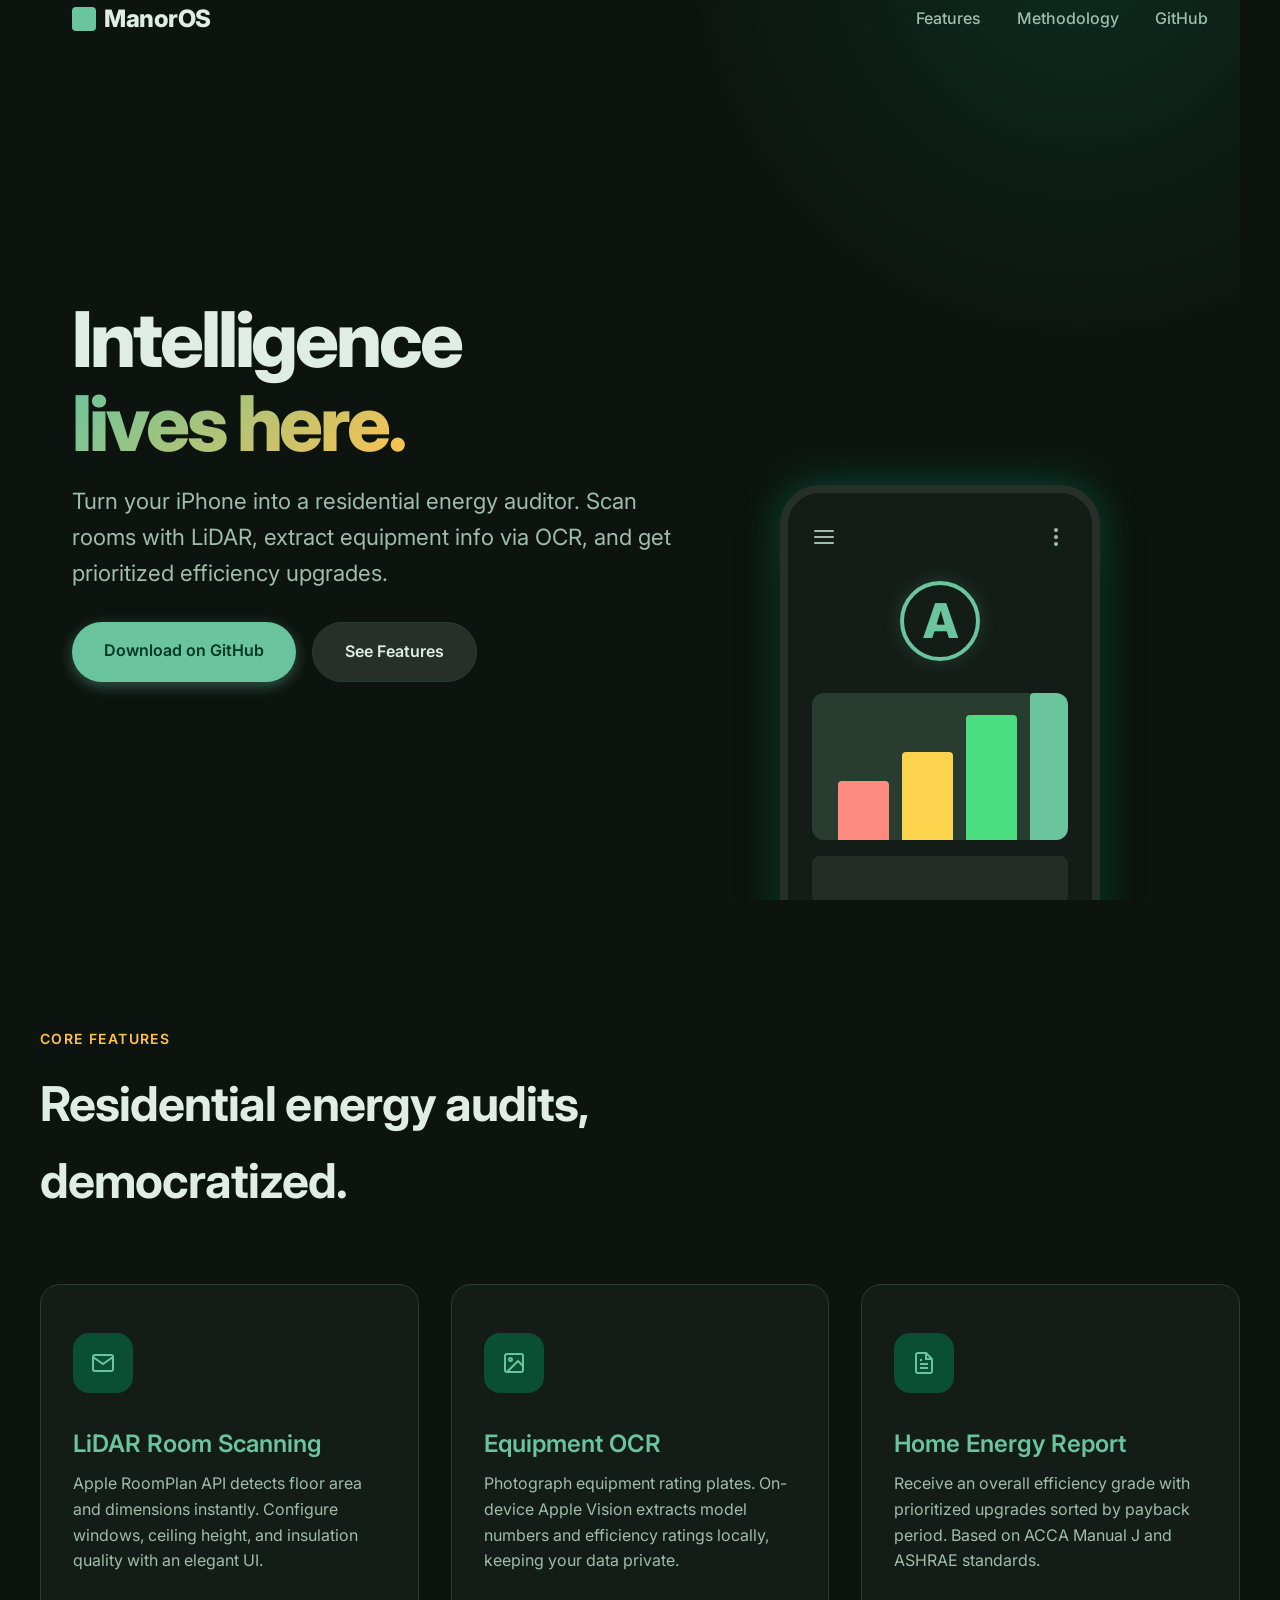
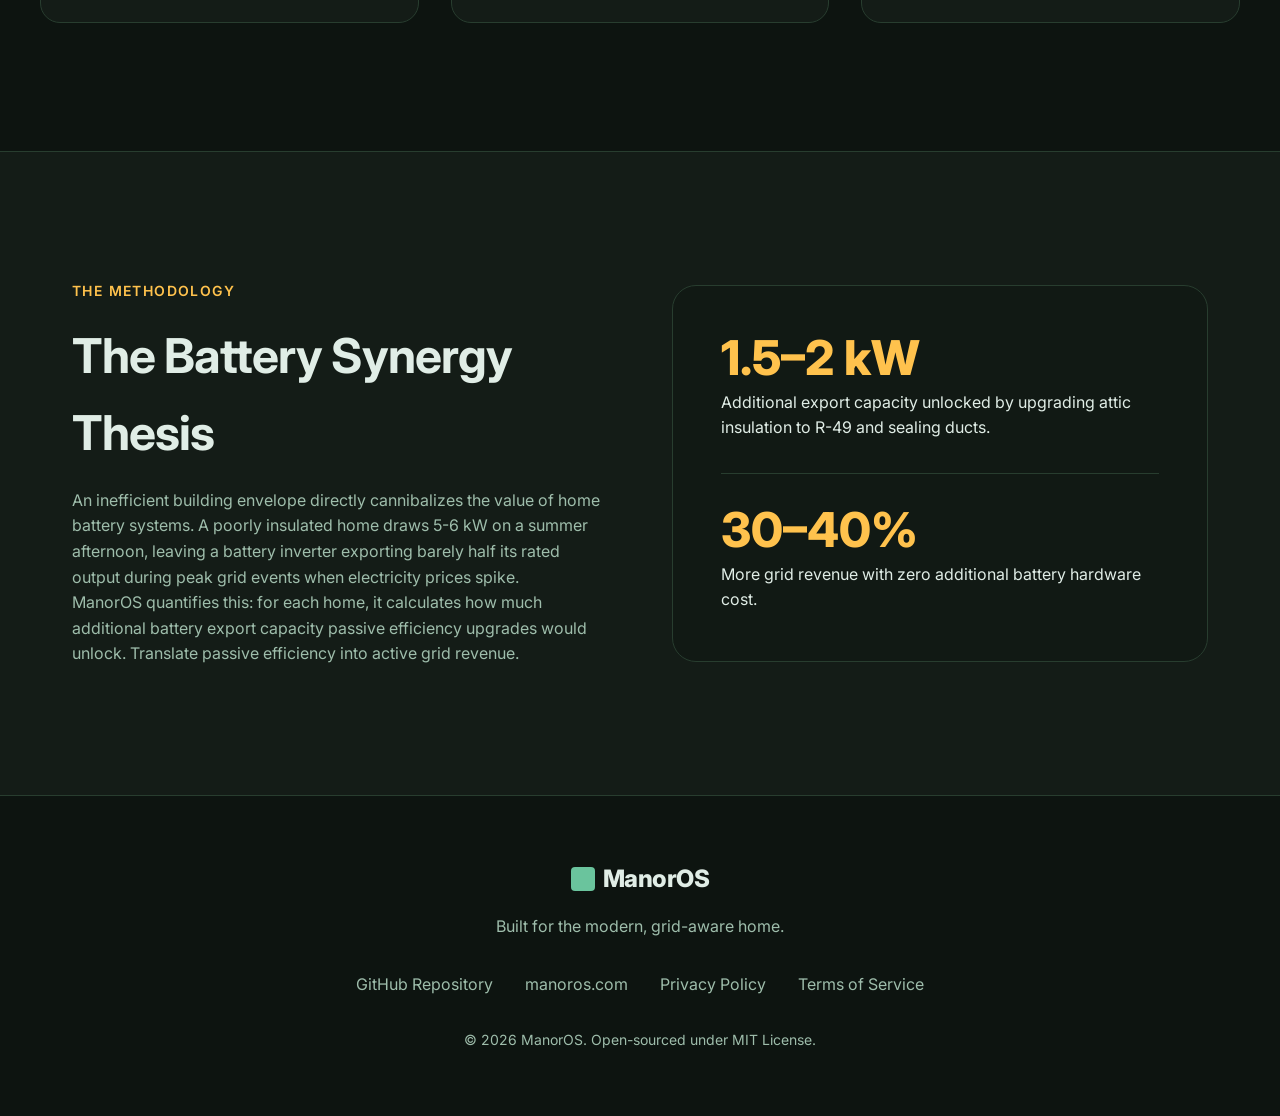
<file: website/index.html>
<!DOCTYPE html>
<html lang="en">
<head>
  <meta charset="UTF-8">
  <meta name="viewport" content="width=device-width, initial-scale=1.0">
  <title>ManorOS — Intelligence lives here.</title>
  <meta name="description" content="Open-source iOS home energy assessment tool. Scan rooms with LiDAR, photograph equipment for OCR efficiency analysis, get prioritized upgrade recommendations with payback periods.">
  <link rel="preconnect" href="https://fonts.googleapis.com">
  <link rel="preconnect" href="https://fonts.gstatic.com" crossorigin>
  <link href="https://fonts.googleapis.com/css2?family=Inter:wght@400;500;600;700;800&display=swap" rel="stylesheet">
  <link rel="stylesheet" href="styles.css">
</head>
<body>
  <nav class="container">
    <a href="#" class="logo">
      <span></span> ManorOS
    </a>
    <div class="nav-links">
      <a href="#features">Features</a>
      <a href="#methodology">Methodology</a>
      <a href="https://github.com/MrBese/ThermalScan" target="_blank">GitHub</a>
    </div>
  </nav>

  <main>
    <section class="hero container">
      <div class="hero-content">
        <h1 class="animate">Intelligence <br><span class="glow-text">lives here.</span></h1>
        <p class="lead animate" style="transition-delay: 0.1s;">Turn your iPhone into a residential energy auditor. Scan rooms with LiDAR, extract equipment info via OCR, and get prioritized efficiency upgrades.</p>
        <div class="hero-actions animate" style="transition-delay: 0.2s;">
          <a href="https://github.com/MrBese/ThermalScan" class="btn btn-primary">Download on GitHub</a>
          <a href="#features" class="btn btn-secondary">See Features</a>
        </div>
      </div>
      <div class="hero-visual animate" style="transition-delay: 0.4s;">
        <div class="device-mockup">
          <div class="device-screen">
            <div class="device-header">
              <svg width="24" height="24" viewBox="0 0 24 24" fill="none" stroke="var(--text-secondary)" stroke-width="2" stroke-linecap="round" stroke-linejoin="round"><line x1="3" y1="12" x2="21" y2="12"></line><line x1="3" y1="6" x2="21" y2="6"></line><line x1="3" y1="18" x2="21" y2="18"></line></svg>
              <svg width="24" height="24" viewBox="0 0 24 24" fill="none" stroke="var(--text-secondary)" stroke-width="2" stroke-linecap="round" stroke-linejoin="round"><circle cx="12" cy="12" r="1"></circle><circle cx="12" cy="5" r="1"></circle><circle cx="12" cy="19" r="1"></circle></svg>
            </div>
            <div class="device-grade">A</div>
            <div class="device-chart">
              <div class="chart-bar"></div>
              <div class="chart-bar"></div>
              <div class="chart-bar"></div>
              <div class="chart-bar"></div>
            </div>
            <div class="device-item" style="opacity: 0.8"></div>
            <div class="device-item" style="opacity: 0.6"></div>
            <div class="device-item" style="opacity: 0.4"></div>
            <div class="device-item" style="opacity: 0.2"></div>
          </div>
        </div>
      </div>
    </section>

    <section id="features" class="features container">
      <span class="section-tag animate">Core Features</span>
      <h2 class="animate">Residential energy audits,<br>democratized.</h2>
      
      <div class="features-grid">
        <div class="feature-card animate">
          <div class="feature-icon">
            <svg width="24" height="24" viewBox="0 0 24 24" fill="none" stroke="currentColor" stroke-width="2"><path d="M4 4h16c1.1 0 2 .9 2 2v12c0 1.1-.9 2-2 2H4c-1.1 0-2-.9-2-2V6c0-1.1.9-2 2-2z"></path><path d="M22 6l-10 7L2 6"></path></svg>
          </div>
          <h3>LiDAR Room Scanning</h3>
          <p>Apple RoomPlan API detects floor area and dimensions instantly. Configure windows, ceiling height, and insulation quality with an elegant UI.</p>
        </div>

        <div class="feature-card animate" style="transition-delay: 0.1s;">
          <div class="feature-icon">
            <svg width="24" height="24" viewBox="0 0 24 24" fill="none" stroke="currentColor" stroke-width="2"><rect x="3" y="3" width="18" height="18" rx="2" ry="2"></rect><circle cx="8.5" cy="8.5" r="1.5"></circle><polyline points="21 15 16 10 5 21"></polyline></svg>
          </div>
          <h3>Equipment OCR</h3>
          <p>Photograph equipment rating plates. On-device Apple Vision extracts model numbers and efficiency ratings locally, keeping your data private.</p>
        </div>

        <div class="feature-card animate" style="transition-delay: 0.2s;">
          <div class="feature-icon">
            <svg width="24" height="24" viewBox="0 0 24 24" fill="none" stroke="currentColor" stroke-width="2"><path d="M14 2H6a2 2 0 0 0-2 2v16a2 2 0 0 0 2 2h12a2 2 0 0 0 2-2V8z"></path><polyline points="14 2 14 8 20 8"></polyline><line x1="16" y1="13" x2="8" y2="13"></line><line x1="16" y1="17" x2="8" y2="17"></line><polyline points="10 9 9 9 8 9"></polyline></svg>
          </div>
          <h3>Home Energy Report</h3>
          <p>Receive an overall efficiency grade with prioritized upgrades sorted by payback period. Based on ACCA Manual J and ASHRAE standards.</p>
        </div>
      </div>
    </section>

    <section id="methodology" class="thesis">
      <div class="container thesis-grid">
        <div class="thesis-content">
          <span class="section-tag animate text-accent">The Methodology</span>
          <h2 class="animate">The Battery Synergy Thesis</h2>
          <p class="animate">An inefficient building envelope directly cannibalizes the value of home battery systems. A poorly insulated home draws 5-6 kW on a summer afternoon, leaving a battery inverter exporting barely half its rated output during peak grid events when electricity prices spike.</p>
          <p class="animate mt-4">ManorOS quantifies this: for each home, it calculates how much additional battery export capacity passive efficiency upgrades would unlock. Translate passive efficiency into active grid revenue.</p>
        </div>
        <div class="thesis-stats animate">
          <div class="stat-item">
            <div class="stat-value">1.5–2 kW</div>
            <div class="text-secondary">Additional export capacity unlocked by upgrading attic insulation to R-49 and sealing ducts.</div>
          </div>
          <div class="stat-item">
            <div class="stat-value">30–40%</div>
            <div class="text-secondary">More grid revenue with zero additional battery hardware cost.</div>
          </div>
        </div>
      </div>
    </section>
  </main>

  <footer>
    <div class="container">
      <div class="logo justify-center" style="justify-content: center; margin-bottom: 1rem;">
        <span></span> ManorOS
      </div>
      <p>Built for the modern, grid-aware home.</p>
      <div class="footer-links">
        <a href="https://github.com/MrBese/ThermalScan">GitHub Repository</a>
        <a href="https://manoros.com">manoros.com</a>
        <a href="privacy.html">Privacy Policy</a>
        <a href="terms.html">Terms of Service</a>
      </div>
      <p style="font-size: 0.875rem;">© 2026 ManorOS. Open-sourced under MIT License.</p>
    </div>
  </footer>

  <script src="script.js"></script>
</body>
</html>
</file>
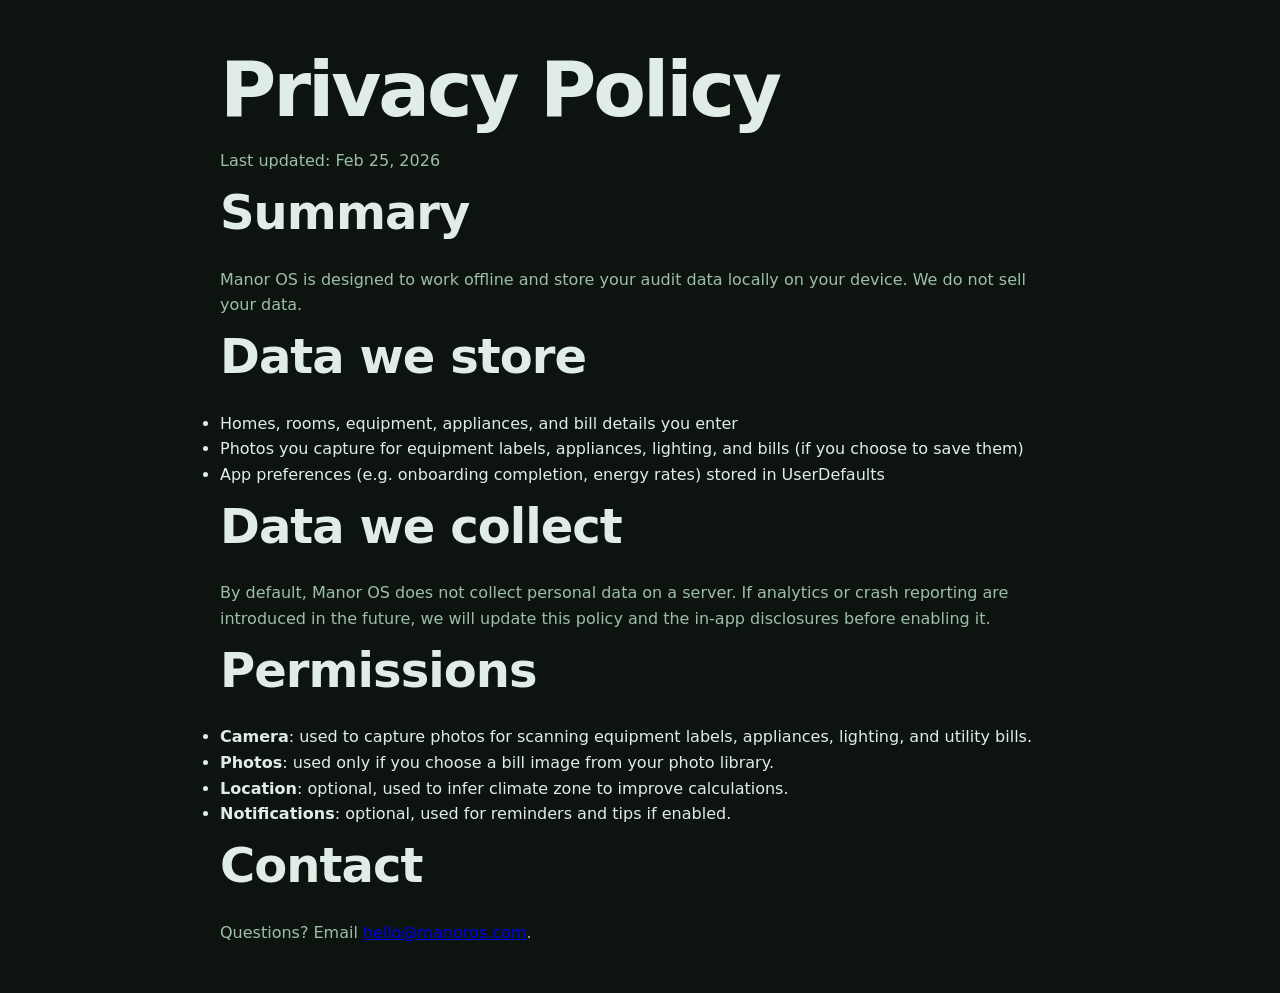
<file: website/privacy.html>
<!doctype html>
<html lang="en">
  <head>
    <meta charset="utf-8" />
    <meta name="viewport" content="width=device-width,initial-scale=1" />
    <title>Manor OS — Privacy Policy</title>
    <link rel="stylesheet" href="./styles.css" />
  </head>
  <body>
    <main class="container" style="max-width: 880px; padding: 48px 20px;">
      <h1>Privacy Policy</h1>
      <p class="muted">Last updated: Feb 25, 2026</p>

      <h2>Summary</h2>
      <p>
        Manor OS is designed to work offline and store your audit data locally on your device. We do not sell your data.
      </p>

      <h2>Data we store</h2>
      <ul>
        <li>Homes, rooms, equipment, appliances, and bill details you enter</li>
        <li>Photos you capture for equipment labels, appliances, lighting, and bills (if you choose to save them)</li>
        <li>App preferences (e.g. onboarding completion, energy rates) stored in UserDefaults</li>
      </ul>

      <h2>Data we collect</h2>
      <p>
        By default, Manor OS does not collect personal data on a server. If analytics or crash reporting are introduced in the future,
        we will update this policy and the in-app disclosures before enabling it.
      </p>

      <h2>Permissions</h2>
      <ul>
        <li><strong>Camera</strong>: used to capture photos for scanning equipment labels, appliances, lighting, and utility bills.</li>
        <li><strong>Photos</strong>: used only if you choose a bill image from your photo library.</li>
        <li><strong>Location</strong>: optional, used to infer climate zone to improve calculations.</li>
        <li><strong>Notifications</strong>: optional, used for reminders and tips if enabled.</li>
      </ul>

      <h2>Contact</h2>
      <p>
        Questions? Email <a href="mailto:hello@manoros.com">hello@manoros.com</a>.
      </p>
    </main>
  </body>
</html>
</file>
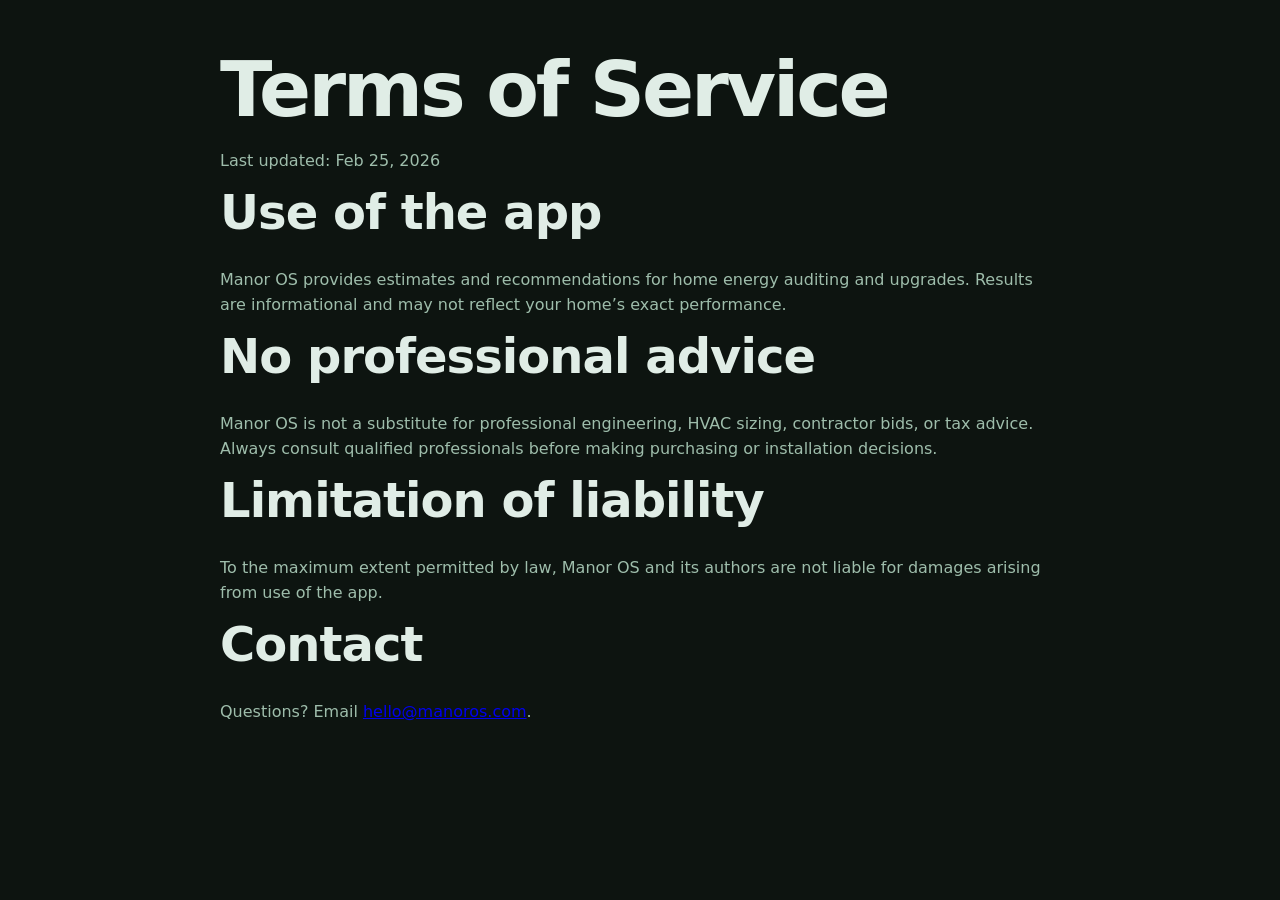
<file: website/terms.html>
<!doctype html>
<html lang="en">
  <head>
    <meta charset="utf-8" />
    <meta name="viewport" content="width=device-width,initial-scale=1" />
    <title>Manor OS — Terms of Service</title>
    <link rel="stylesheet" href="./styles.css" />
  </head>
  <body>
    <main class="container" style="max-width: 880px; padding: 48px 20px;">
      <h1>Terms of Service</h1>
      <p class="muted">Last updated: Feb 25, 2026</p>

      <h2>Use of the app</h2>
      <p>
        Manor OS provides estimates and recommendations for home energy auditing and upgrades. Results are informational and may not reflect
        your home’s exact performance.
      </p>

      <h2>No professional advice</h2>
      <p>
        Manor OS is not a substitute for professional engineering, HVAC sizing, contractor bids, or tax advice. Always consult qualified professionals
        before making purchasing or installation decisions.
      </p>

      <h2>Limitation of liability</h2>
      <p>
        To the maximum extent permitted by law, Manor OS and its authors are not liable for damages arising from use of the app.
      </p>

      <h2>Contact</h2>
      <p>
        Questions? Email <a href="mailto:hello@manoros.com">hello@manoros.com</a>.
      </p>
    </main>
  </body>
</html>
</file>
<file: website/styles.css>
:root {
  /* Core brand colors (Dark mode default as requested) */
  --primary-500: #1B6B47;
  --primary: #6AC49D;
  --on-primary: #003825;
  --primary-container: #0A4E33;
  --on-primary-container: #8FD4B6;

  --secondary: #98BCE0;
  --on-secondary: #0A2540;
  --secondary-container: #1A3D60;

  --accent: #FFC24D;
  --on-accent: #3E2000;
  --accent-container: #5A3000;
  
  --tertiary: #8DCBA8;

  /* Neutrals */
  --bg-color: #0D1410;
  --surface: #141C17;
  --surface-low: #111914;
  --surface-high: #1F2820;
  --surface-highest: #273028;
  --surface-variant: #283D2F;
  
  --text-primary: #E0EDE6;
  --text-secondary: #9EBDAB;
  --text-tertiary: #6A8C78;
  --outline: #4E6C58;
  --outline-variant: #283D2F;

  /* Semantic */
  --success: #4ADE80;
  --warning: #FCD34D;
  --error: #FF8A80;
  --info: #93C5FD;

  /* Gradients */
  --gradient-glow: linear-gradient(135deg, var(--primary) 0%, var(--accent) 100%);
  --efficiency-gradient: linear-gradient(to right, #EF4444, #F97316, #EAB308, #22C55E, #1B6B47);

  /* Typography */
  --font-family: 'Inter', system-ui, -apple-system, sans-serif;
}

* {
  margin: 0;
  padding: 0;
  box-sizing: border-box;
}

body {
  font-family: var(--font-family);
  background-color: var(--bg-color);
  color: var(--text-primary);
  line-height: 1.6;
  overflow-x: hidden;
  -webkit-font-smoothing: antialiased;
}

/* Typography styles */
h1 {
  font-size: clamp(3rem, 6vw, 5.5rem);
  font-weight: 800;
  letter-spacing: -0.04em;
  line-height: 1.1;
  color: var(--text-primary);
  margin-bottom: 1rem;
}

h2 {
  font-size: clamp(2rem, 4vw, 3rem);
  font-weight: 700;
  letter-spacing: -0.02em;
  color: var(--text-primary);
  margin-bottom: 1rem;
}

h3 {
  font-size: 1.5rem;
  font-weight: 600;
  color: var(--primary);
  margin-bottom: 0.5rem;
}

p.lead {
  font-size: clamp(1.1rem, 2vw, 1.4rem);
  color: var(--text-secondary);
  max-width: 600px;
  margin-bottom: 2rem;
}

p {
  color: var(--text-secondary);
  font-size: 1rem;
}

/* Utility */
.container {
  max-width: 1200px;
  margin: 0 auto;
  padding: 0 2rem;
}

.text-accent {
  color: var(--accent);
}

.text-primary {
  color: var(--primary);
}

.glow-text {
  background: var(--gradient-glow);
  -webkit-background-clip: text;
  -webkit-text-fill-color: transparent;
  display: inline-block;
}

/* Nav */
nav {
  display: flex;
  justify-content: space-between;
  align-items: center;
  padding: 2rem 0;
  position: absolute;
  top: 0;
  left: 0;
  right: 0;
  z-index: 100;
}

.logo {
  font-weight: 800;
  font-size: 1.5rem;
  letter-spacing: -0.02em;
  color: var(--text-primary);
  text-decoration: none;
  display: flex;
  align-items: center;
  gap: 0.5rem;
}

.logo span {
  width: 24px;
  height: 24px;
  background: var(--primary);
  border-radius: 4px;
  display: inline-block;
}

.nav-links a {
  color: var(--text-secondary);
  text-decoration: none;
  margin-left: 2rem;
  font-weight: 500;
  transition: color 0.3s ease;
}

.nav-links a:hover {
  color: var(--text-primary);
}

/* Buttons */
.btn {
  display: inline-block;
  padding: 1rem 2rem;
  border-radius: 99px;
  font-weight: 600;
  text-decoration: none;
  transition: all 0.3s cubic-bezier(0.16, 1, 0.3, 1);
  cursor: pointer;
  border: none;
}

.btn-primary {
  background-color: var(--primary);
  color: var(--on-primary);
  box-shadow: 0 4px 14px 0 rgba(106, 196, 157, 0.39);
}

.btn-primary:hover {
  background-color: var(--primary-500);
  transform: translateY(-2px);
  box-shadow: 0 6px 20px rgba(106, 196, 157, 0.4);
}

.btn-secondary {
  background-color: var(--surface-highest);
  color: var(--text-primary);
  border: 1px solid var(--outline-variant);
}

.btn-secondary:hover {
  background-color: var(--surface-variant);
  border-color: var(--outline);
}

/* Hero Section */
.hero {
  min-height: 100vh;
  display: flex;
  align-items: center;
  position: relative;
  overflow: hidden;
  padding-top: 5rem;
}

.hero::after {
  content: '';
  position: absolute;
  top: -50%;
  right: -20%;
  width: 800px;
  height: 800px;
  background: radial-gradient(circle, rgba(10, 78, 51, 0.4) 0%, rgba(13, 20, 16, 0) 70%);
  border-radius: 50%;
  z-index: 0;
  pointer-events: none;
}

.hero-content {
  position: relative;
  z-index: 10;
  max-width: 600px;
}

.hero-actions {
  display: flex;
  gap: 1rem;
  margin-top: 2rem;
}

.hero-visual {
  position: absolute;
  right: 0;
  top: 50%;
  transform: translateY(-50%);
  width: 50%;
  height: 80%;
  display: flex;
  align-items: center;
  justify-content: center;
  z-index: 5;
}

.device-mockup {
  width: 320px;
  height: 650px;
  background: var(--surface-low);
  border-radius: 40px;
  border: 8px solid var(--surface-highest);
  box-shadow: 0 25px 50px -12px rgba(0, 0, 0, 0.5), 0 0 40px var(--primary-container);
  position: relative;
  overflow: hidden;
  animation: float 6s ease-in-out infinite;
}

.device-screen {
  width: 100%;
  height: 100%;
  background: var(--surface);
  position: relative;
  padding: 2rem 1.5rem;
  display: flex;
  flex-direction: column;
}

.device-header {
  display: flex;
  justify-content: space-between;
  margin-bottom: 2rem;
}

.device-grade {
  width: 80px;
  height: 80px;
  border-radius: 50%;
  border: 4px solid var(--primary);
  display: flex;
  align-items: center;
  justify-content: center;
  font-size: 3rem;
  font-weight: 800;
  color: var(--primary);
  margin: 0 auto 2rem;
  box-shadow: 0 0 20px rgba(106, 196, 157, 0.2);
}

.device-chart {
  height: 150px;
  border-radius: 12px;
  background: var(--surface-variant);
  margin-bottom: 1rem;
  position: relative;
  overflow: hidden;
}

.chart-bar {
  position: absolute;
  bottom: 0;
  width: 20%;
  background: var(--primary);
  border-radius: 4px 4px 0 0;
}

.chart-bar:nth-child(1) { left: 10%; height: 40%; background: var(--error); }
.chart-bar:nth-child(2) { left: 35%; height: 60%; background: var(--warning); }
.chart-bar:nth-child(3) { left: 60%; height: 85%; background: var(--success); }
.chart-bar:nth-child(4) { left: 85%; height: 100%; }

.device-item {
  height: 48px;
  background: var(--surface-highest);
  border-radius: 8px;
  margin-bottom: 0.8rem;
}

/* Features Section */
.features {
  padding: 8rem 0;
  position: relative;
}

.section-tag {
  color: var(--accent);
  font-weight: 600;
  text-transform: uppercase;
  letter-spacing: 0.1em;
  font-size: 0.875rem;
  margin-bottom: 1rem;
  display: block;
}

.features-grid {
  display: grid;
  grid-template-columns: repeat(auto-fit, minmax(300px, 1fr));
  gap: 2rem;
  margin-top: 4rem;
}

.feature-card {
  background: var(--surface);
  border: 1px solid var(--outline-variant);
  border-radius: 20px;
  padding: 3rem 2rem;
  transition: all 0.4s ease;
  position: relative;
  overflow: hidden;
}

.feature-card::before {
  content: '';
  position: absolute;
  top: 0;
  left: 0;
  right: 0;
  height: 4px;
  background: var(--primary);
  transform: scaleX(0);
  transform-origin: left;
  transition: transform 0.4s ease;
}

.feature-card:hover {
  transform: translateY(-10px);
  background: var(--surface-low);
  border-color: var(--outline);
  box-shadow: 0 20px 40px rgba(0, 0, 0, 0.2);
}

.feature-card:hover::before {
  transform: scaleX(1);
}

.feature-icon {
  width: 60px;
  height: 60px;
  background: var(--primary-container);
  border-radius: 16px;
  display: flex;
  align-items: center;
  justify-content: center;
  margin-bottom: 2rem;
  color: var(--primary);
}

/* Deep Dive Section */
.thesis {
  padding: 8rem 0;
  background: var(--surface);
  border-top: 1px solid var(--outline-variant);
  border-bottom: 1px solid var(--outline-variant);
}

.thesis-grid {
  display: grid;
  grid-template-columns: 1fr 1fr;
  gap: 4rem;
  align-items: center;
}

.thesis-stats {
  background: var(--surface-low);
  border-radius: 24px;
  padding: 3rem;
  border: 1px solid var(--outline-variant);
}

.stat-item {
  margin-bottom: 2rem;
  padding-bottom: 2rem;
  border-bottom: 1px solid var(--outline-variant);
}

.stat-item:last-child {
  margin-bottom: 0;
  padding-bottom: 0;
  border-bottom: none;
}

.stat-value {
  font-size: 3rem;
  font-weight: 800;
  color: var(--accent);
  line-height: 1;
  margin-bottom: 0.5rem;
}

/* Footer */
footer {
  padding: 4rem 0;
  text-align: center;
  color: var(--text-tertiary);
}

.footer-links {
  display: flex;
  justify-content: center;
  gap: 2rem;
  margin: 2rem 0;
}

.footer-links a {
  color: var(--text-secondary);
  text-decoration: none;
}

.footer-links a:hover {
  color: var(--primary);
}

/* Animations */
@keyframes float {
  0% { transform: translateY(0px); }
  50% { transform: translateY(-20px); }
  100% { transform: translateY(0px); }
}

@keyframes pulse {
  0% { box-shadow: 0 0 0 0 rgba(232, 153, 28, 0.4); }
  70% { box-shadow: 0 0 0 20px rgba(232, 153, 28, 0); }
  100% { box-shadow: 0 0 0 0 rgba(232, 153, 28, 0); }
}

.animate {
  opacity: 0;
  transform: translateY(30px);
  transition: opacity 0.8s ease, transform 0.8s ease;
}

.animate.in-view {
  opacity: 1;
  transform: translateY(0);
}

/* Responsive */
@media (max-width: 992px) {
  .hero-visual {
    display: none;
  }
  .hero-content {
    max-width: 100%;
    text-align: center;
  }
  h1 {
    font-size: clamp(2.5rem, 8vw, 4rem);
  }
  .hero-actions {
    justify-content: center;
  }
  .thesis-grid {
    grid-template-columns: 1fr;
  }
}

@media (max-width: 768px) {
  .nav-links {
    display: none;
  }
  .features-grid {
    grid-template-columns: 1fr;
  }
}
</file>
